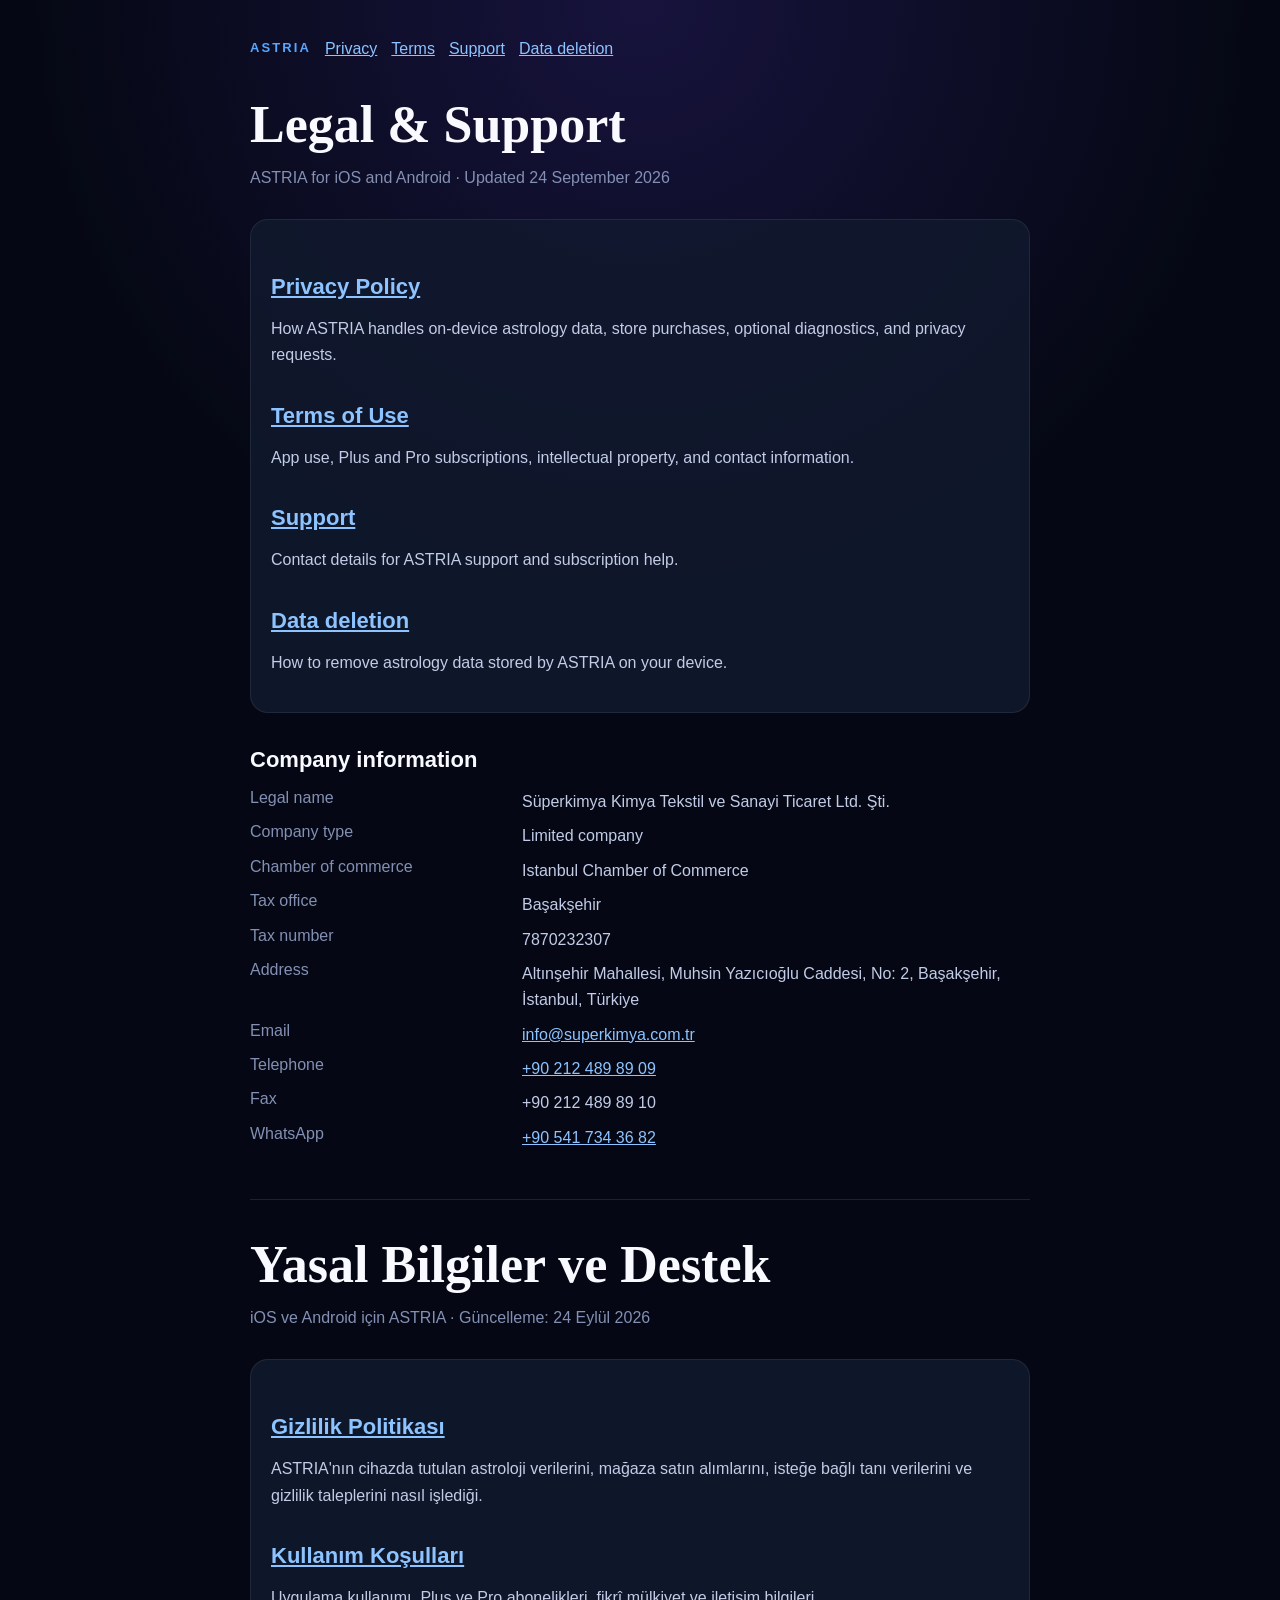
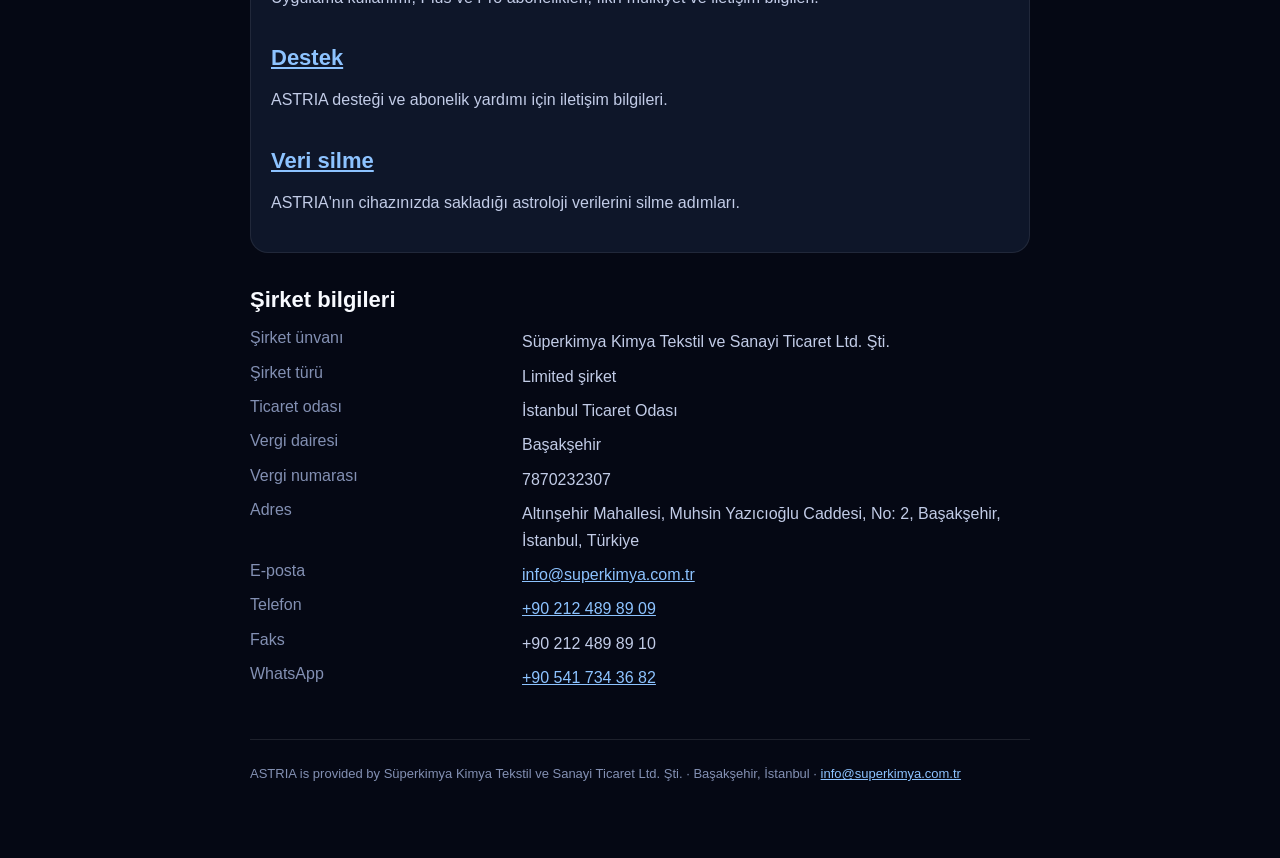
<file: index.html>
<!doctype html>
<html lang="en">
<head>
  <meta charset="utf-8">
  <meta name="viewport" content="width=device-width, initial-scale=1">
  <meta name="color-scheme" content="dark">
  <meta name="description" content="ASTRIA privacy, terms, support, and company information.">
  <title>ASTRIA Legal &amp; Support</title>
  <link rel="stylesheet" href="./site.css">
</head>
<body>
  <main>
    <nav aria-label="Legal navigation">
      <a class="brand" href="./">ASTRIA</a>
      <a href="./privacy.html">Privacy</a>
      <a href="./terms.html">Terms</a>
      <a href="./support.html">Support</a>
      <a href="./delete-account.html">Data deletion</a>
    </nav>
    <h1>Legal &amp; Support</h1>
    <p class="meta">ASTRIA for iOS and Android · Updated 24 September 2026</p>
    <div class="card">
      <h2><a href="./privacy.html">Privacy Policy</a></h2>
      <p>How ASTRIA handles on-device astrology data, store purchases, optional diagnostics, and privacy requests.</p>
      <h2><a href="./terms.html">Terms of Use</a></h2>
      <p>App use, Plus and Pro subscriptions, intellectual property, and contact information.</p>
      <h2><a href="./support.html">Support</a></h2>
      <p>Contact details for ASTRIA support and subscription help.</p>
      <h2><a href="./delete-account.html">Data deletion</a></h2>
      <p>How to remove astrology data stored by ASTRIA on your device.</p>
    </div>
    <h2>Company information</h2>
    <dl class="company">
      <dt>Legal name</dt><dd>Süperkimya Kimya Tekstil ve Sanayi Ticaret Ltd. Şti.</dd>
      <dt>Company type</dt><dd>Limited company</dd>
      <dt>Chamber of commerce</dt><dd>Istanbul Chamber of Commerce</dd>
      <dt>Tax office</dt><dd>Başakşehir</dd>
      <dt>Tax number</dt><dd>7870232307</dd>
      <dt>Address</dt><dd>Altınşehir Mahallesi, Muhsin Yazıcıoğlu Caddesi, No: 2, Başakşehir, İstanbul, Türkiye</dd>
      <dt>Email</dt><dd><a href="mailto:info@superkimya.com.tr">info@superkimya.com.tr</a></dd>
      <dt>Telephone</dt><dd><a href="tel:+902124898909">+90 212 489 89 09</a></dd>
      <dt>Fax</dt><dd>+90 212 489 89 10</dd>
      <dt>WhatsApp</dt><dd><a href="https://wa.me/905417343682">+90 541 734 36 82</a></dd>
    </dl>
    <section class="language" lang="tr">
      <h1>Yasal Bilgiler ve Destek</h1>
      <p class="meta">iOS ve Android için ASTRIA · Güncelleme: 24 Eylül 2026</p>
      <div class="card">
        <h2><a href="./privacy.html">Gizlilik Politikası</a></h2>
        <p>ASTRIA'nın cihazda tutulan astroloji verilerini, mağaza satın alımlarını, isteğe bağlı tanı verilerini ve gizlilik taleplerini nasıl işlediği.</p>
        <h2><a href="./terms.html">Kullanım Koşulları</a></h2>
        <p>Uygulama kullanımı, Plus ve Pro abonelikleri, fikrî mülkiyet ve iletişim bilgileri.</p>
        <h2><a href="./support.html">Destek</a></h2>
        <p>ASTRIA desteği ve abonelik yardımı için iletişim bilgileri.</p>
        <h2><a href="./delete-account.html">Veri silme</a></h2>
        <p>ASTRIA'nın cihazınızda sakladığı astroloji verilerini silme adımları.</p>
      </div>
      <h2>Şirket bilgileri</h2>
      <dl class="company">
        <dt>Şirket ünvanı</dt><dd>Süperkimya Kimya Tekstil ve Sanayi Ticaret Ltd. Şti.</dd>
        <dt>Şirket türü</dt><dd>Limited şirket</dd>
        <dt>Ticaret odası</dt><dd>İstanbul Ticaret Odası</dd>
        <dt>Vergi dairesi</dt><dd>Başakşehir</dd>
        <dt>Vergi numarası</dt><dd>7870232307</dd>
        <dt>Adres</dt><dd>Altınşehir Mahallesi, Muhsin Yazıcıoğlu Caddesi, No: 2, Başakşehir, İstanbul, Türkiye</dd>
        <dt>E-posta</dt><dd><a href="mailto:info@superkimya.com.tr">info@superkimya.com.tr</a></dd>
        <dt>Telefon</dt><dd><a href="tel:+902124898909">+90 212 489 89 09</a></dd>
        <dt>Faks</dt><dd>+90 212 489 89 10</dd>
        <dt>WhatsApp</dt><dd><a href="https://wa.me/905417343682">+90 541 734 36 82</a></dd>
      </dl>
    </section>
    <footer>ASTRIA is provided by Süperkimya Kimya Tekstil ve Sanayi Ticaret Ltd. Şti. · Başakşehir, İstanbul · <a href="mailto:info@superkimya.com.tr">info@superkimya.com.tr</a></footer>
  </main>
</body>
</html>
</file>
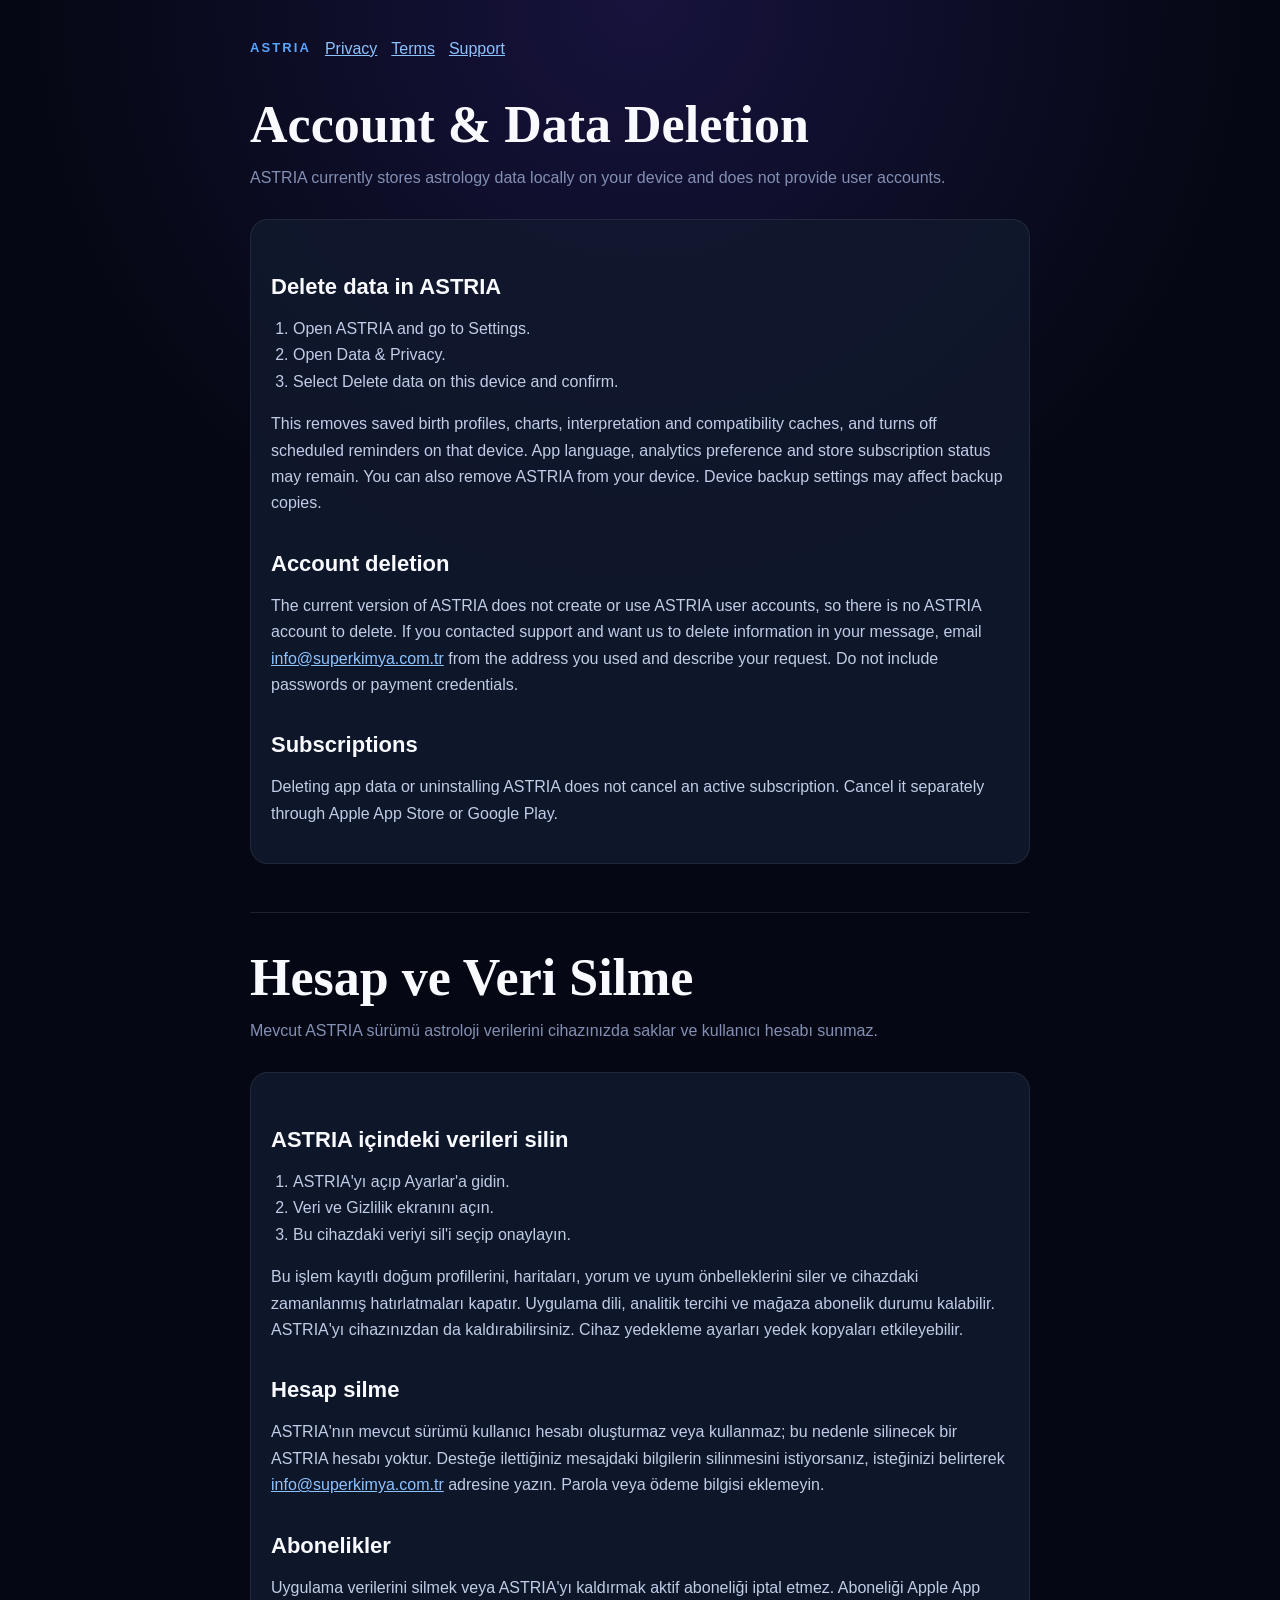
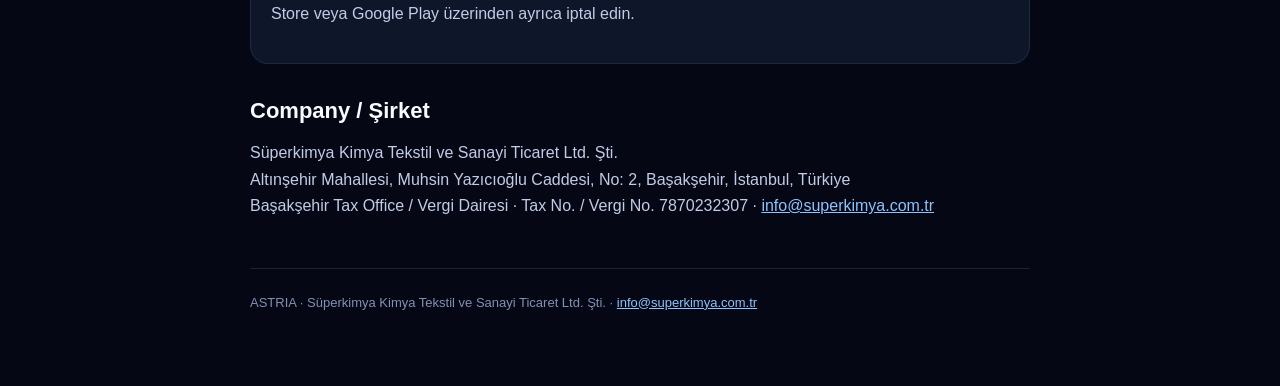
<file: delete-account.html>
<!doctype html>
<html lang="en">
<head>
  <meta charset="utf-8">
  <meta name="viewport" content="width=device-width, initial-scale=1">
  <meta name="color-scheme" content="dark">
  <meta name="description" content="How to delete ASTRIA data stored on your device.">
  <title>Account &amp; Data Deletion / Hesap ve Veri Silme - ASTRIA</title>
  <link rel="stylesheet" href="./site.css">
</head>
<body>
  <main>
    <nav aria-label="Legal navigation">
      <a class="brand" href="./">ASTRIA</a>
      <a href="./privacy.html">Privacy</a>
      <a href="./terms.html">Terms</a>
      <a href="./support.html">Support</a>
    </nav>
    <h1>Account &amp; Data Deletion</h1>
    <p class="meta">ASTRIA currently stores astrology data locally on your device and does not provide user accounts.</p>
    <div class="card">
      <h2>Delete data in ASTRIA</h2>
      <ol>
        <li>Open ASTRIA and go to Settings.</li>
        <li>Open Data &amp; Privacy.</li>
        <li>Select Delete data on this device and confirm.</li>
      </ol>
      <p>This removes saved birth profiles, charts, interpretation and compatibility caches, and turns off scheduled reminders on that device. App language, analytics preference and store subscription status may remain. You can also remove ASTRIA from your device. Device backup settings may affect backup copies.</p>
      <h2>Account deletion</h2>
      <p>The current version of ASTRIA does not create or use ASTRIA user accounts, so there is no ASTRIA account to delete. If you contacted support and want us to delete information in your message, email <a href="mailto:info@superkimya.com.tr?subject=ASTRIA%20privacy%20request">info@superkimya.com.tr</a> from the address you used and describe your request. Do not include passwords or payment credentials.</p>
      <h2>Subscriptions</h2>
      <p>Deleting app data or uninstalling ASTRIA does not cancel an active subscription. Cancel it separately through Apple App Store or Google Play.</p>
    </div>
    <section class="language" lang="tr">
      <h1>Hesap ve Veri Silme</h1>
      <p class="meta">Mevcut ASTRIA sürümü astroloji verilerini cihazınızda saklar ve kullanıcı hesabı sunmaz.</p>
      <div class="card">
        <h2>ASTRIA içindeki verileri silin</h2>
        <ol>
          <li>ASTRIA'yı açıp Ayarlar'a gidin.</li>
          <li>Veri ve Gizlilik ekranını açın.</li>
          <li>Bu cihazdaki veriyi sil'i seçip onaylayın.</li>
        </ol>
        <p>Bu işlem kayıtlı doğum profillerini, haritaları, yorum ve uyum önbelleklerini siler ve cihazdaki zamanlanmış hatırlatmaları kapatır. Uygulama dili, analitik tercihi ve mağaza abonelik durumu kalabilir. ASTRIA'yı cihazınızdan da kaldırabilirsiniz. Cihaz yedekleme ayarları yedek kopyaları etkileyebilir.</p>
        <h2>Hesap silme</h2>
        <p>ASTRIA'nın mevcut sürümü kullanıcı hesabı oluşturmaz veya kullanmaz; bu nedenle silinecek bir ASTRIA hesabı yoktur. Desteğe ilettiğiniz mesajdaki bilgilerin silinmesini istiyorsanız, isteğinizi belirterek <a href="mailto:info@superkimya.com.tr?subject=ASTRIA%20gizlilik%20talebi">info@superkimya.com.tr</a> adresine yazın. Parola veya ödeme bilgisi eklemeyin.</p>
        <h2>Abonelikler</h2>
        <p>Uygulama verilerini silmek veya ASTRIA'yı kaldırmak aktif aboneliği iptal etmez. Aboneliği Apple App Store veya Google Play üzerinden ayrıca iptal edin.</p>
      </div>
    </section>
    <h2>Company / Şirket</h2>
    <p>Süperkimya Kimya Tekstil ve Sanayi Ticaret Ltd. Şti.<br>Altınşehir Mahallesi, Muhsin Yazıcıoğlu Caddesi, No: 2, Başakşehir, İstanbul, Türkiye<br>Başakşehir Tax Office / Vergi Dairesi · Tax No. / Vergi No. 7870232307 · <a href="mailto:info@superkimya.com.tr">info@superkimya.com.tr</a></p>
    <footer>ASTRIA · Süperkimya Kimya Tekstil ve Sanayi Ticaret Ltd. Şti. · <a href="mailto:info@superkimya.com.tr">info@superkimya.com.tr</a></footer>
  </main>
</body>
</html>
</file>
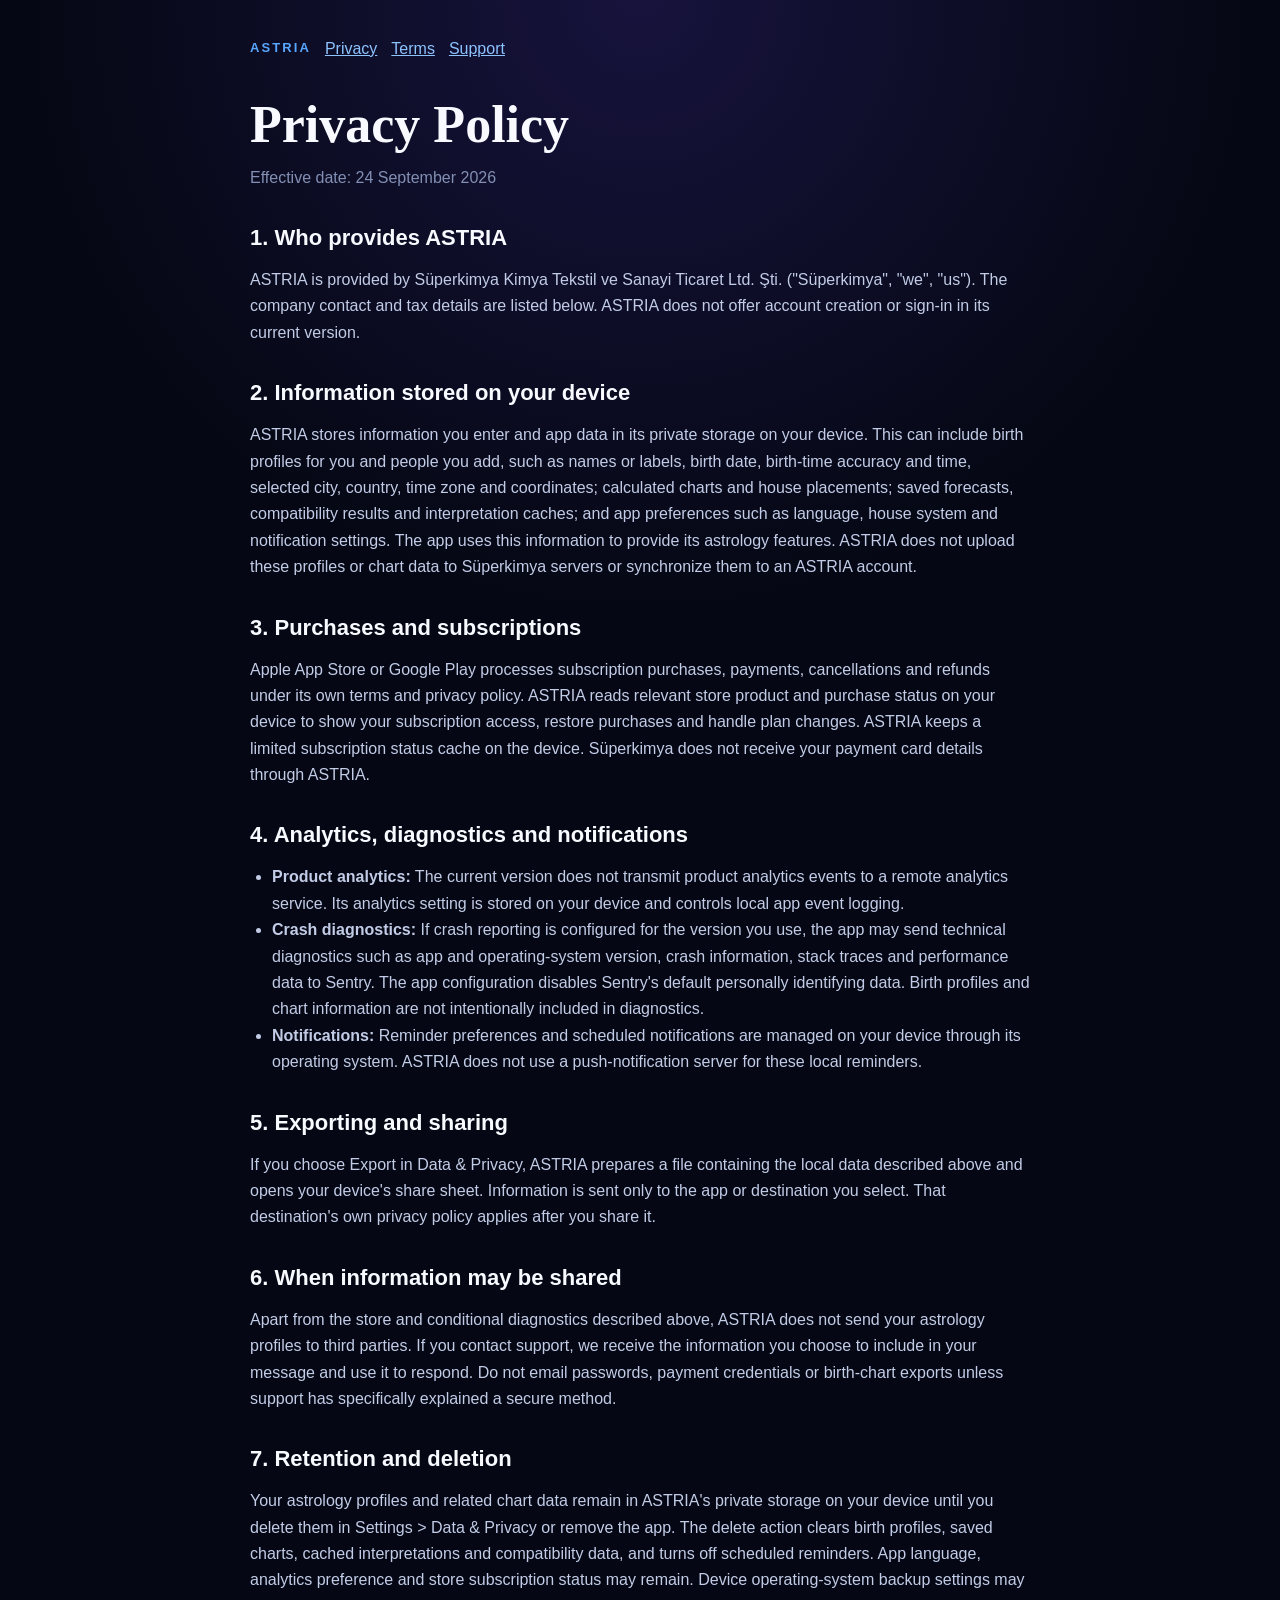
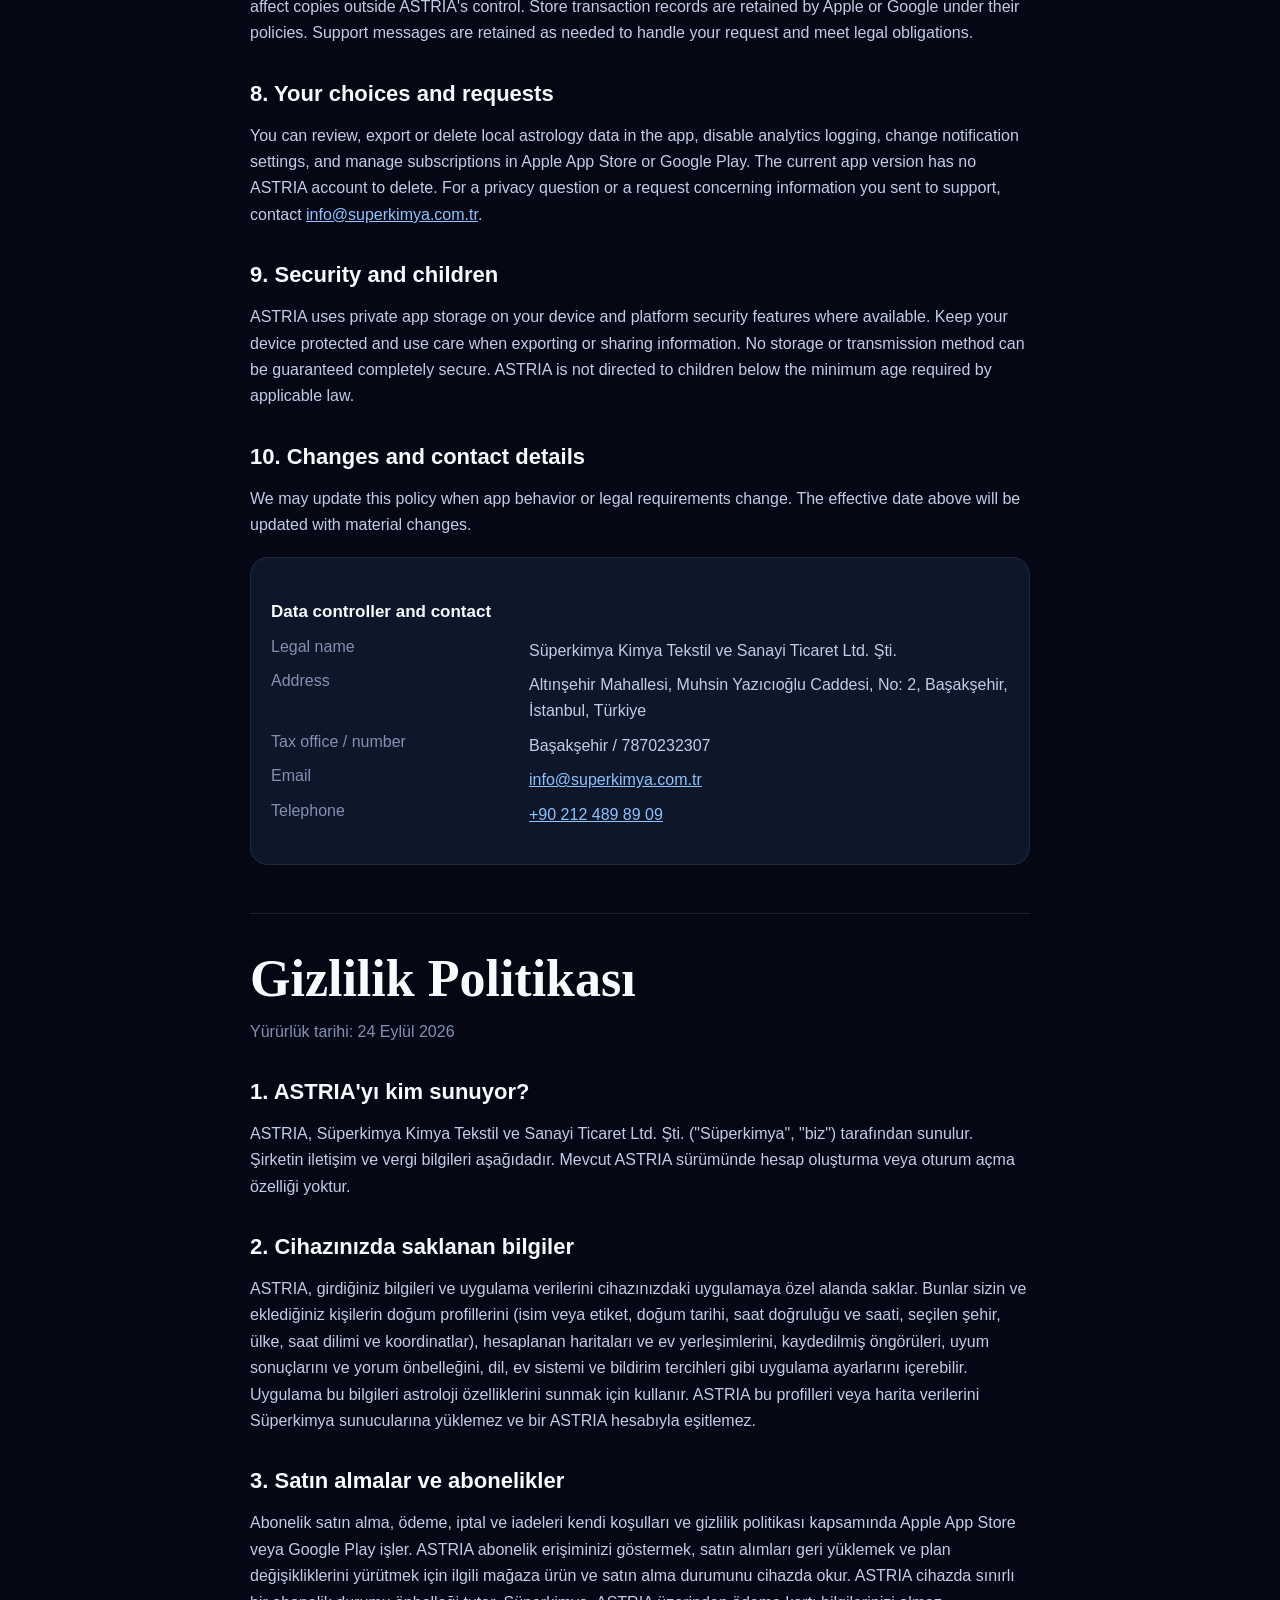
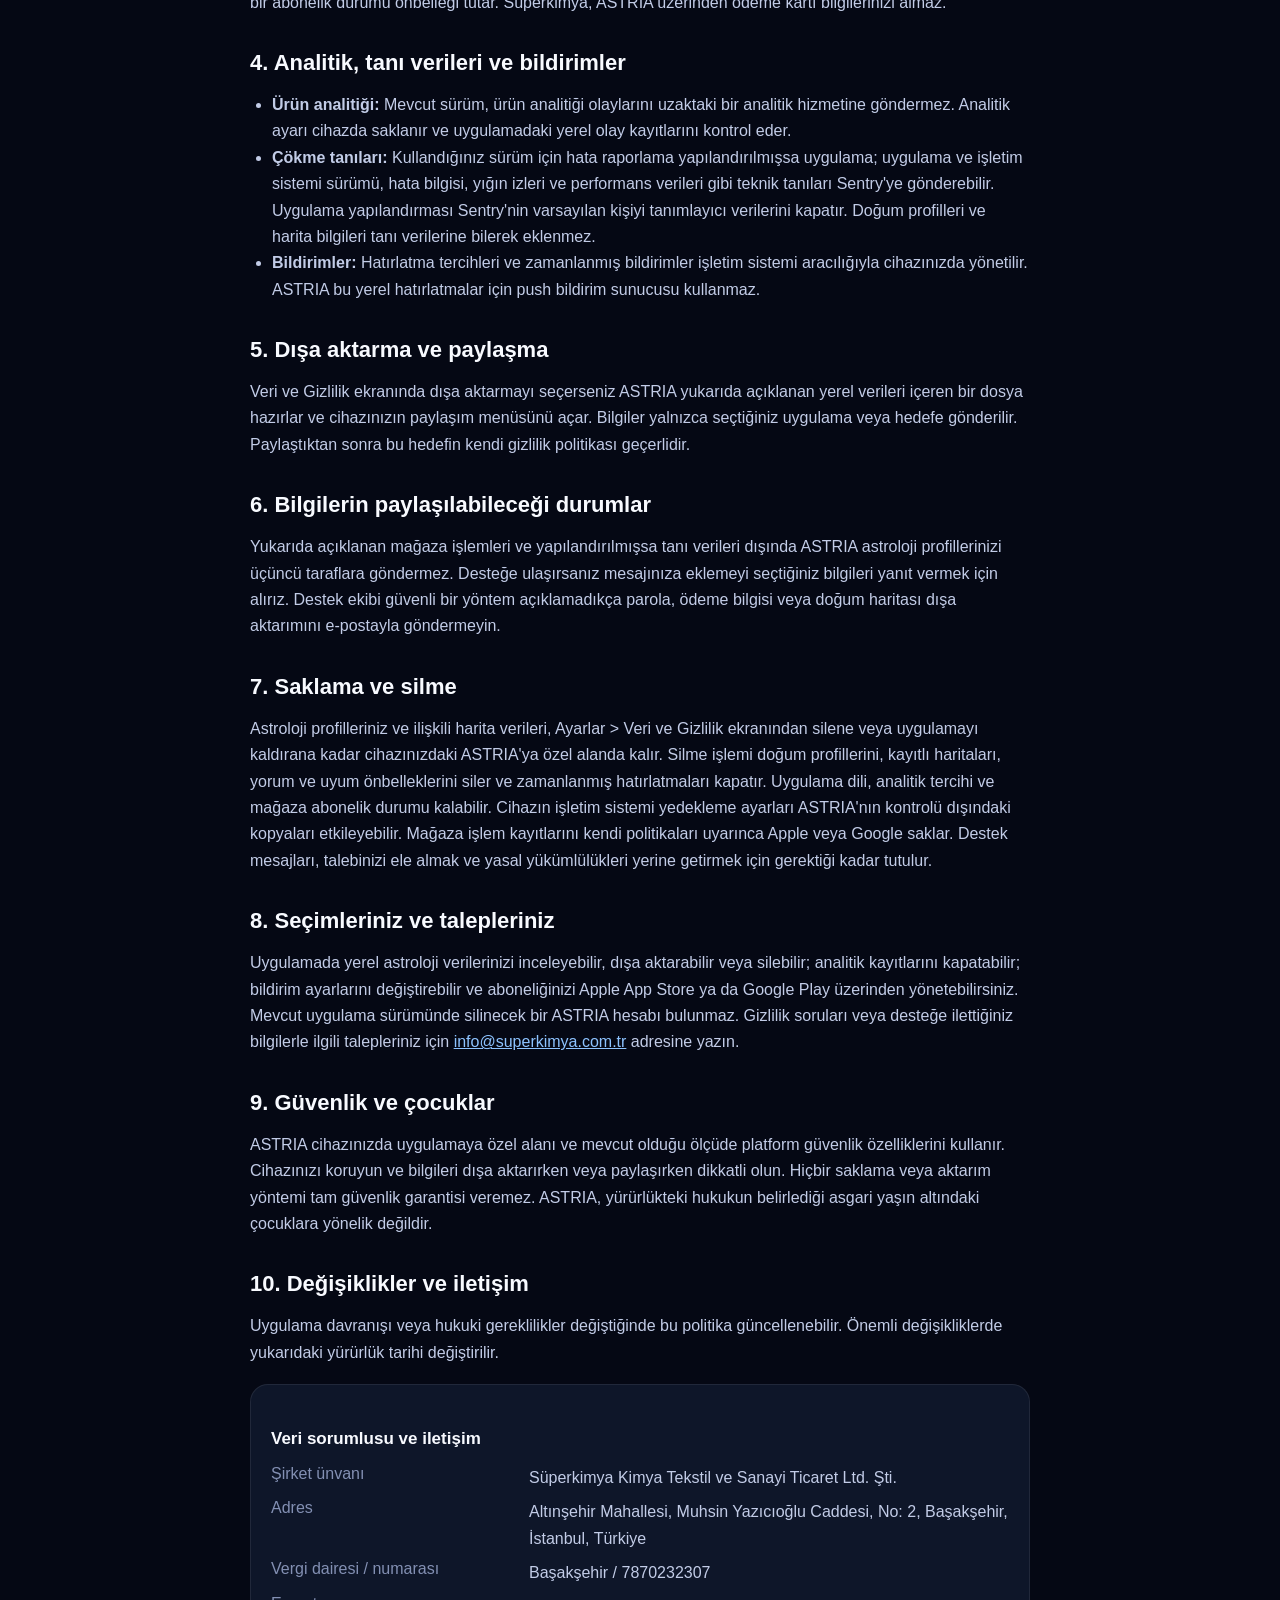
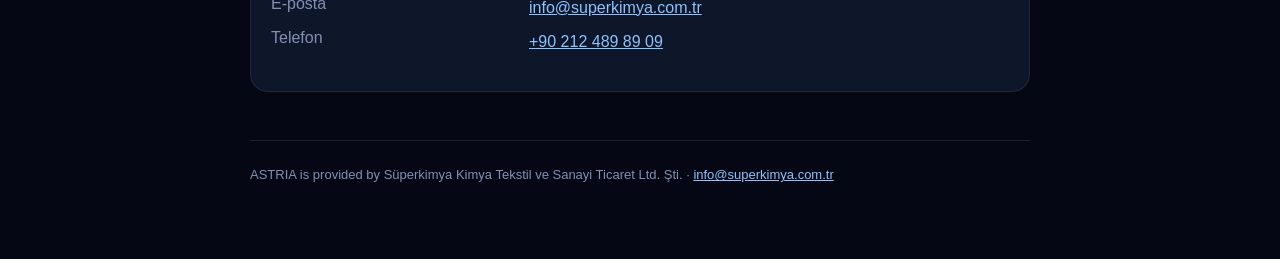
<file: privacy.html>
<!doctype html>
<html lang="en">
<head>
  <meta charset="utf-8">
  <meta name="viewport" content="width=device-width, initial-scale=1">
  <meta name="color-scheme" content="dark">
  <meta name="description" content="ASTRIA privacy policy for iOS and Android.">
  <title>Privacy Policy / Gizlilik Politikası - ASTRIA</title>
  <link rel="stylesheet" href="./site.css">
</head>
<body>
  <main>
    <nav aria-label="Legal navigation">
      <a class="brand" href="./">ASTRIA</a>
      <a href="./privacy.html">Privacy</a>
      <a href="./terms.html">Terms</a>
      <a href="./support.html">Support</a>
    </nav>
    <h1>Privacy Policy</h1>
    <p class="meta">Effective date: 24 September 2026</p>
    <h2>1. Who provides ASTRIA</h2>
    <p>ASTRIA is provided by Süperkimya Kimya Tekstil ve Sanayi Ticaret Ltd. Şti. ("Süperkimya", "we", "us"). The company contact and tax details are listed below. ASTRIA does not offer account creation or sign-in in its current version.</p>
    <h2>2. Information stored on your device</h2>
    <p>ASTRIA stores information you enter and app data in its private storage on your device. This can include birth profiles for you and people you add, such as names or labels, birth date, birth-time accuracy and time, selected city, country, time zone and coordinates; calculated charts and house placements; saved forecasts, compatibility results and interpretation caches; and app preferences such as language, house system and notification settings. The app uses this information to provide its astrology features. ASTRIA does not upload these profiles or chart data to Süperkimya servers or synchronize them to an ASTRIA account.</p>
    <h2>3. Purchases and subscriptions</h2>
    <p>Apple App Store or Google Play processes subscription purchases, payments, cancellations and refunds under its own terms and privacy policy. ASTRIA reads relevant store product and purchase status on your device to show your subscription access, restore purchases and handle plan changes. ASTRIA keeps a limited subscription status cache on the device. Süperkimya does not receive your payment card details through ASTRIA.</p>
    <h2>4. Analytics, diagnostics and notifications</h2>
    <ul>
      <li><strong>Product analytics:</strong> The current version does not transmit product analytics events to a remote analytics service. Its analytics setting is stored on your device and controls local app event logging.</li>
      <li><strong>Crash diagnostics:</strong> If crash reporting is configured for the version you use, the app may send technical diagnostics such as app and operating-system version, crash information, stack traces and performance data to Sentry. The app configuration disables Sentry's default personally identifying data. Birth profiles and chart information are not intentionally included in diagnostics.</li>
      <li><strong>Notifications:</strong> Reminder preferences and scheduled notifications are managed on your device through its operating system. ASTRIA does not use a push-notification server for these local reminders.</li>
    </ul>
    <h2>5. Exporting and sharing</h2>
    <p>If you choose Export in Data &amp; Privacy, ASTRIA prepares a file containing the local data described above and opens your device's share sheet. Information is sent only to the app or destination you select. That destination's own privacy policy applies after you share it.</p>
    <h2>6. When information may be shared</h2>
    <p>Apart from the store and conditional diagnostics described above, ASTRIA does not send your astrology profiles to third parties. If you contact support, we receive the information you choose to include in your message and use it to respond. Do not email passwords, payment credentials or birth-chart exports unless support has specifically explained a secure method.</p>
    <h2>7. Retention and deletion</h2>
    <p>Your astrology profiles and related chart data remain in ASTRIA's private storage on your device until you delete them in Settings &gt; Data &amp; Privacy or remove the app. The delete action clears birth profiles, saved charts, cached interpretations and compatibility data, and turns off scheduled reminders. App language, analytics preference and store subscription status may remain. Device operating-system backup settings may affect copies outside ASTRIA's control. Store transaction records are retained by Apple or Google under their policies. Support messages are retained as needed to handle your request and meet legal obligations.</p>
    <h2>8. Your choices and requests</h2>
    <p>You can review, export or delete local astrology data in the app, disable analytics logging, change notification settings, and manage subscriptions in Apple App Store or Google Play. The current app version has no ASTRIA account to delete. For a privacy question or a request concerning information you sent to support, contact <a href="mailto:info@superkimya.com.tr">info@superkimya.com.tr</a>.</p>
    <h2>9. Security and children</h2>
    <p>ASTRIA uses private app storage on your device and platform security features where available. Keep your device protected and use care when exporting or sharing information. No storage or transmission method can be guaranteed completely secure. ASTRIA is not directed to children below the minimum age required by applicable law.</p>
    <h2>10. Changes and contact details</h2>
    <p>We may update this policy when app behavior or legal requirements change. The effective date above will be updated with material changes.</p>
    <div class="card">
      <h3>Data controller and contact</h3>
      <dl class="company">
        <dt>Legal name</dt><dd>Süperkimya Kimya Tekstil ve Sanayi Ticaret Ltd. Şti.</dd>
        <dt>Address</dt><dd>Altınşehir Mahallesi, Muhsin Yazıcıoğlu Caddesi, No: 2, Başakşehir, İstanbul, Türkiye</dd>
        <dt>Tax office / number</dt><dd>Başakşehir / 7870232307</dd>
        <dt>Email</dt><dd><a href="mailto:info@superkimya.com.tr">info@superkimya.com.tr</a></dd>
        <dt>Telephone</dt><dd><a href="tel:+902124898909">+90 212 489 89 09</a></dd>
      </dl>
    </div>

    <section class="language" lang="tr">
      <h1>Gizlilik Politikası</h1>
      <p class="meta">Yürürlük tarihi: 24 Eylül 2026</p>
      <h2>1. ASTRIA'yı kim sunuyor?</h2>
      <p>ASTRIA, Süperkimya Kimya Tekstil ve Sanayi Ticaret Ltd. Şti. ("Süperkimya", "biz") tarafından sunulur. Şirketin iletişim ve vergi bilgileri aşağıdadır. Mevcut ASTRIA sürümünde hesap oluşturma veya oturum açma özelliği yoktur.</p>
      <h2>2. Cihazınızda saklanan bilgiler</h2>
      <p>ASTRIA, girdiğiniz bilgileri ve uygulama verilerini cihazınızdaki uygulamaya özel alanda saklar. Bunlar sizin ve eklediğiniz kişilerin doğum profillerini (isim veya etiket, doğum tarihi, saat doğruluğu ve saati, seçilen şehir, ülke, saat dilimi ve koordinatlar), hesaplanan haritaları ve ev yerleşimlerini, kaydedilmiş öngörüleri, uyum sonuçlarını ve yorum önbelleğini, dil, ev sistemi ve bildirim tercihleri gibi uygulama ayarlarını içerebilir. Uygulama bu bilgileri astroloji özelliklerini sunmak için kullanır. ASTRIA bu profilleri veya harita verilerini Süperkimya sunucularına yüklemez ve bir ASTRIA hesabıyla eşitlemez.</p>
      <h2>3. Satın almalar ve abonelikler</h2>
      <p>Abonelik satın alma, ödeme, iptal ve iadeleri kendi koşulları ve gizlilik politikası kapsamında Apple App Store veya Google Play işler. ASTRIA abonelik erişiminizi göstermek, satın alımları geri yüklemek ve plan değişikliklerini yürütmek için ilgili mağaza ürün ve satın alma durumunu cihazda okur. ASTRIA cihazda sınırlı bir abonelik durumu önbelleği tutar. Süperkimya, ASTRIA üzerinden ödeme kartı bilgilerinizi almaz.</p>
      <h2>4. Analitik, tanı verileri ve bildirimler</h2>
      <ul>
        <li><strong>Ürün analitiği:</strong> Mevcut sürüm, ürün analitiği olaylarını uzaktaki bir analitik hizmetine göndermez. Analitik ayarı cihazda saklanır ve uygulamadaki yerel olay kayıtlarını kontrol eder.</li>
        <li><strong>Çökme tanıları:</strong> Kullandığınız sürüm için hata raporlama yapılandırılmışsa uygulama; uygulama ve işletim sistemi sürümü, hata bilgisi, yığın izleri ve performans verileri gibi teknik tanıları Sentry'ye gönderebilir. Uygulama yapılandırması Sentry'nin varsayılan kişiyi tanımlayıcı verilerini kapatır. Doğum profilleri ve harita bilgileri tanı verilerine bilerek eklenmez.</li>
        <li><strong>Bildirimler:</strong> Hatırlatma tercihleri ve zamanlanmış bildirimler işletim sistemi aracılığıyla cihazınızda yönetilir. ASTRIA bu yerel hatırlatmalar için push bildirim sunucusu kullanmaz.</li>
      </ul>
      <h2>5. Dışa aktarma ve paylaşma</h2>
      <p>Veri ve Gizlilik ekranında dışa aktarmayı seçerseniz ASTRIA yukarıda açıklanan yerel verileri içeren bir dosya hazırlar ve cihazınızın paylaşım menüsünü açar. Bilgiler yalnızca seçtiğiniz uygulama veya hedefe gönderilir. Paylaştıktan sonra bu hedefin kendi gizlilik politikası geçerlidir.</p>
      <h2>6. Bilgilerin paylaşılabileceği durumlar</h2>
      <p>Yukarıda açıklanan mağaza işlemleri ve yapılandırılmışsa tanı verileri dışında ASTRIA astroloji profillerinizi üçüncü taraflara göndermez. Desteğe ulaşırsanız mesajınıza eklemeyi seçtiğiniz bilgileri yanıt vermek için alırız. Destek ekibi güvenli bir yöntem açıklamadıkça parola, ödeme bilgisi veya doğum haritası dışa aktarımını e-postayla göndermeyin.</p>
      <h2>7. Saklama ve silme</h2>
      <p>Astroloji profilleriniz ve ilişkili harita verileri, Ayarlar &gt; Veri ve Gizlilik ekranından silene veya uygulamayı kaldırana kadar cihazınızdaki ASTRIA'ya özel alanda kalır. Silme işlemi doğum profillerini, kayıtlı haritaları, yorum ve uyum önbelleklerini siler ve zamanlanmış hatırlatmaları kapatır. Uygulama dili, analitik tercihi ve mağaza abonelik durumu kalabilir. Cihazın işletim sistemi yedekleme ayarları ASTRIA'nın kontrolü dışındaki kopyaları etkileyebilir. Mağaza işlem kayıtlarını kendi politikaları uyarınca Apple veya Google saklar. Destek mesajları, talebinizi ele almak ve yasal yükümlülükleri yerine getirmek için gerektiği kadar tutulur.</p>
      <h2>8. Seçimleriniz ve talepleriniz</h2>
      <p>Uygulamada yerel astroloji verilerinizi inceleyebilir, dışa aktarabilir veya silebilir; analitik kayıtlarını kapatabilir; bildirim ayarlarını değiştirebilir ve aboneliğinizi Apple App Store ya da Google Play üzerinden yönetebilirsiniz. Mevcut uygulama sürümünde silinecek bir ASTRIA hesabı bulunmaz. Gizlilik soruları veya desteğe ilettiğiniz bilgilerle ilgili talepleriniz için <a href="mailto:info@superkimya.com.tr">info@superkimya.com.tr</a> adresine yazın.</p>
      <h2>9. Güvenlik ve çocuklar</h2>
      <p>ASTRIA cihazınızda uygulamaya özel alanı ve mevcut olduğu ölçüde platform güvenlik özelliklerini kullanır. Cihazınızı koruyun ve bilgileri dışa aktarırken veya paylaşırken dikkatli olun. Hiçbir saklama veya aktarım yöntemi tam güvenlik garantisi veremez. ASTRIA, yürürlükteki hukukun belirlediği asgari yaşın altındaki çocuklara yönelik değildir.</p>
      <h2>10. Değişiklikler ve iletişim</h2>
      <p>Uygulama davranışı veya hukuki gereklilikler değiştiğinde bu politika güncellenebilir. Önemli değişikliklerde yukarıdaki yürürlük tarihi değiştirilir.</p>
      <div class="card">
        <h3>Veri sorumlusu ve iletişim</h3>
        <dl class="company">
          <dt>Şirket ünvanı</dt><dd>Süperkimya Kimya Tekstil ve Sanayi Ticaret Ltd. Şti.</dd>
          <dt>Adres</dt><dd>Altınşehir Mahallesi, Muhsin Yazıcıoğlu Caddesi, No: 2, Başakşehir, İstanbul, Türkiye</dd>
          <dt>Vergi dairesi / numarası</dt><dd>Başakşehir / 7870232307</dd>
          <dt>E-posta</dt><dd><a href="mailto:info@superkimya.com.tr">info@superkimya.com.tr</a></dd>
          <dt>Telefon</dt><dd><a href="tel:+902124898909">+90 212 489 89 09</a></dd>
        </dl>
      </div>
    </section>
    <footer>ASTRIA is provided by Süperkimya Kimya Tekstil ve Sanayi Ticaret Ltd. Şti. · <a href="mailto:info@superkimya.com.tr">info@superkimya.com.tr</a></footer>
  </main>
</body>
</html>
</file>
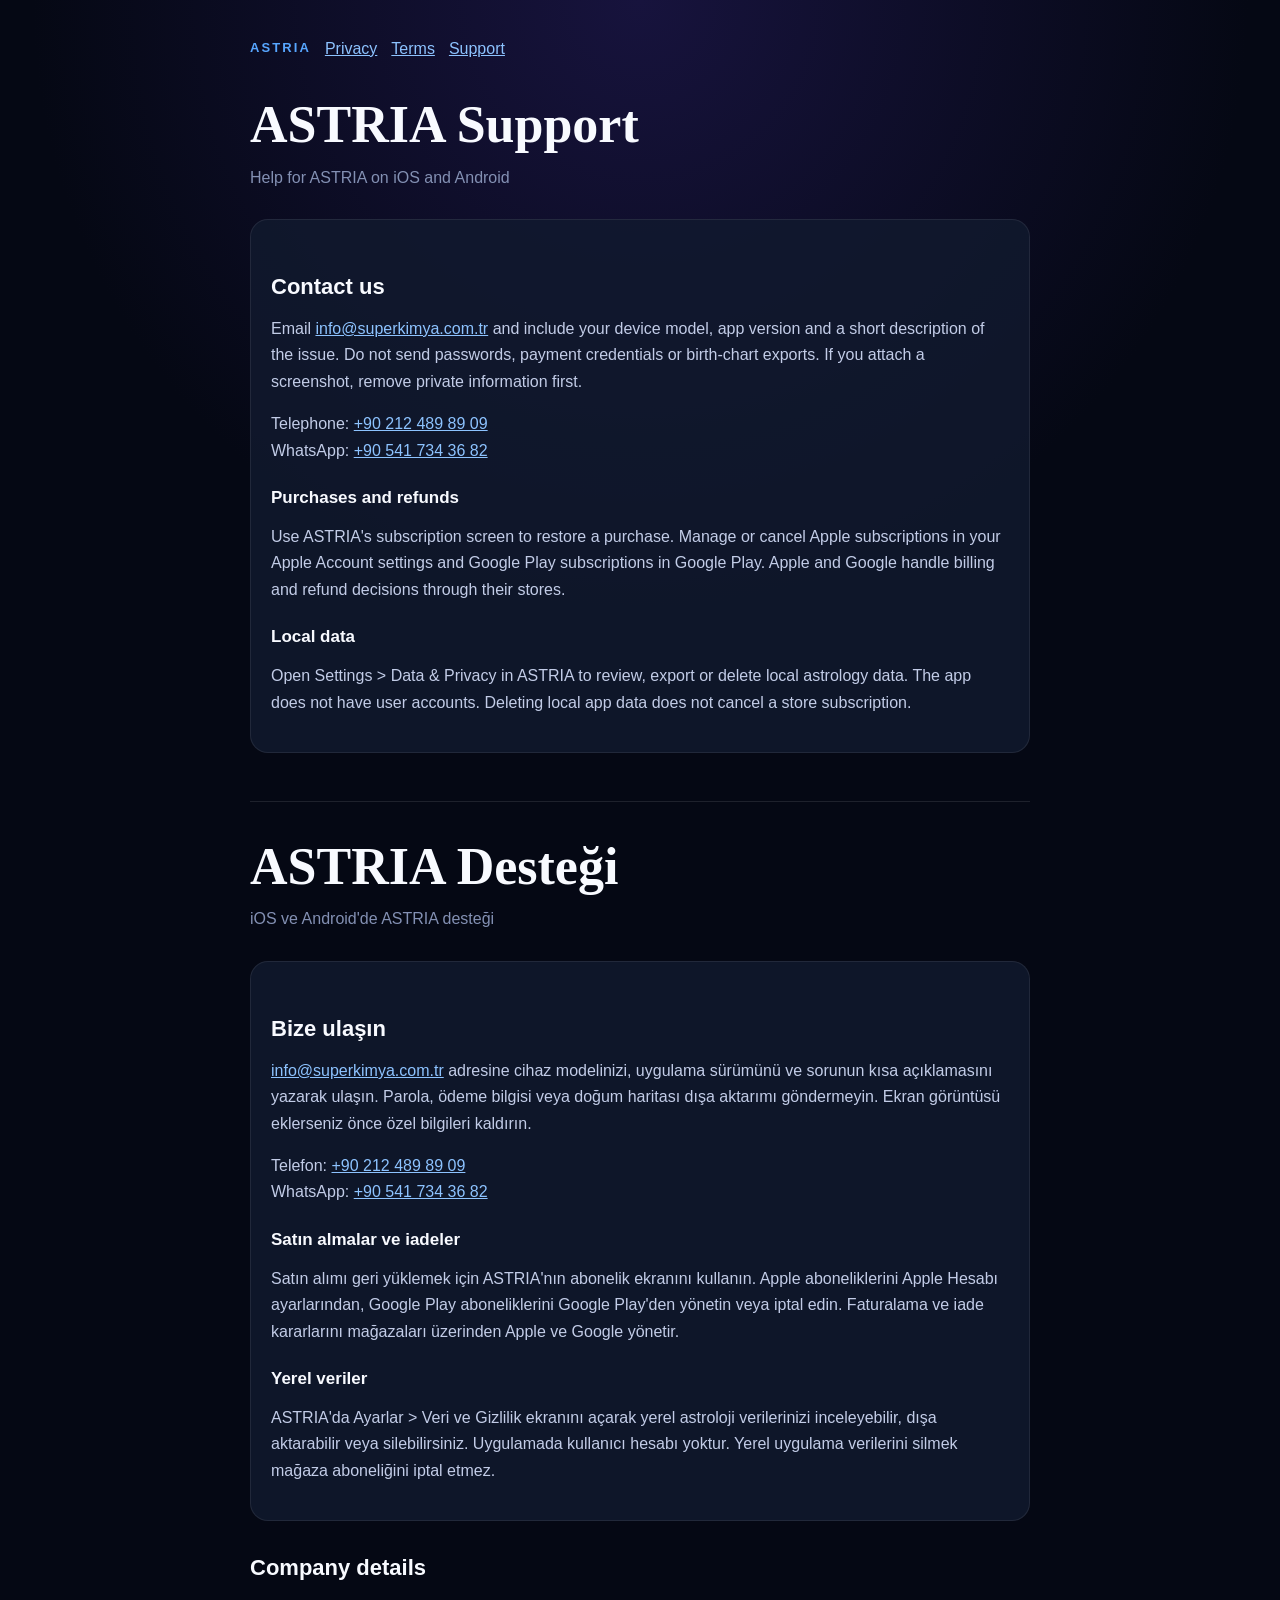
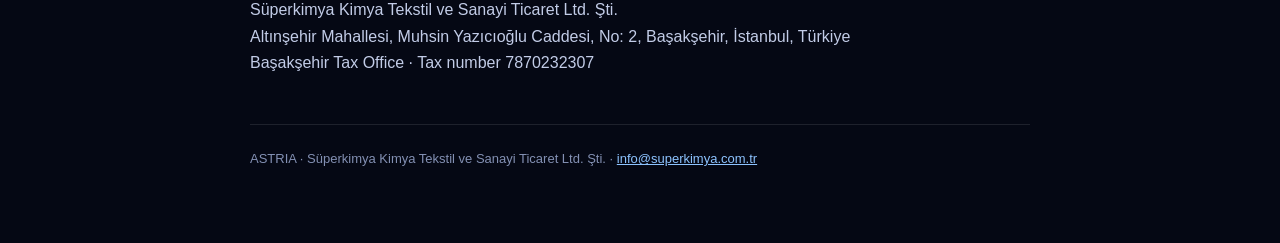
<file: support.html>
<!doctype html>
<html lang="en">
<head>
  <meta charset="utf-8">
  <meta name="viewport" content="width=device-width, initial-scale=1">
  <meta name="color-scheme" content="dark">
  <meta name="description" content="Contact ASTRIA support.">
  <title>Support / Destek - ASTRIA</title>
  <link rel="stylesheet" href="./site.css">
</head>
<body>
  <main>
    <nav aria-label="Legal navigation">
      <a class="brand" href="./">ASTRIA</a>
      <a href="./privacy.html">Privacy</a>
      <a href="./terms.html">Terms</a>
      <a href="./support.html">Support</a>
    </nav>
    <h1>ASTRIA Support</h1>
    <p class="meta">Help for ASTRIA on iOS and Android</p>
    <div class="card">
      <h2>Contact us</h2>
      <p>Email <a href="mailto:info@superkimya.com.tr">info@superkimya.com.tr</a> and include your device model, app version and a short description of the issue. Do not send passwords, payment credentials or birth-chart exports. If you attach a screenshot, remove private information first.</p>
      <p>Telephone: <a href="tel:+902124898909">+90 212 489 89 09</a><br>WhatsApp: <a href="https://wa.me/905417343682">+90 541 734 36 82</a></p>
      <h3>Purchases and refunds</h3>
      <p>Use ASTRIA's subscription screen to restore a purchase. Manage or cancel Apple subscriptions in your Apple Account settings and Google Play subscriptions in Google Play. Apple and Google handle billing and refund decisions through their stores.</p>
      <h3>Local data</h3>
      <p>Open Settings &gt; Data &amp; Privacy in ASTRIA to review, export or delete local astrology data. The app does not have user accounts. Deleting local app data does not cancel a store subscription.</p>
    </div>
    <section class="language" lang="tr">
      <h1>ASTRIA Desteği</h1>
      <p class="meta">iOS ve Android'de ASTRIA desteği</p>
      <div class="card">
        <h2>Bize ulaşın</h2>
        <p><a href="mailto:info@superkimya.com.tr">info@superkimya.com.tr</a> adresine cihaz modelinizi, uygulama sürümünü ve sorunun kısa açıklamasını yazarak ulaşın. Parola, ödeme bilgisi veya doğum haritası dışa aktarımı göndermeyin. Ekran görüntüsü eklerseniz önce özel bilgileri kaldırın.</p>
        <p>Telefon: <a href="tel:+902124898909">+90 212 489 89 09</a><br>WhatsApp: <a href="https://wa.me/905417343682">+90 541 734 36 82</a></p>
        <h3>Satın almalar ve iadeler</h3>
        <p>Satın alımı geri yüklemek için ASTRIA'nın abonelik ekranını kullanın. Apple aboneliklerini Apple Hesabı ayarlarından, Google Play aboneliklerini Google Play'den yönetin veya iptal edin. Faturalama ve iade kararlarını mağazaları üzerinden Apple ve Google yönetir.</p>
        <h3>Yerel veriler</h3>
        <p>ASTRIA'da Ayarlar &gt; Veri ve Gizlilik ekranını açarak yerel astroloji verilerinizi inceleyebilir, dışa aktarabilir veya silebilirsiniz. Uygulamada kullanıcı hesabı yoktur. Yerel uygulama verilerini silmek mağaza aboneliğini iptal etmez.</p>
      </div>
    </section>
    <h2>Company details</h2>
    <p>Süperkimya Kimya Tekstil ve Sanayi Ticaret Ltd. Şti.<br>Altınşehir Mahallesi, Muhsin Yazıcıoğlu Caddesi, No: 2, Başakşehir, İstanbul, Türkiye<br>Başakşehir Tax Office · Tax number 7870232307</p>
    <footer>ASTRIA · Süperkimya Kimya Tekstil ve Sanayi Ticaret Ltd. Şti. · <a href="mailto:info@superkimya.com.tr">info@superkimya.com.tr</a></footer>
  </main>
</body>
</html>
</file>
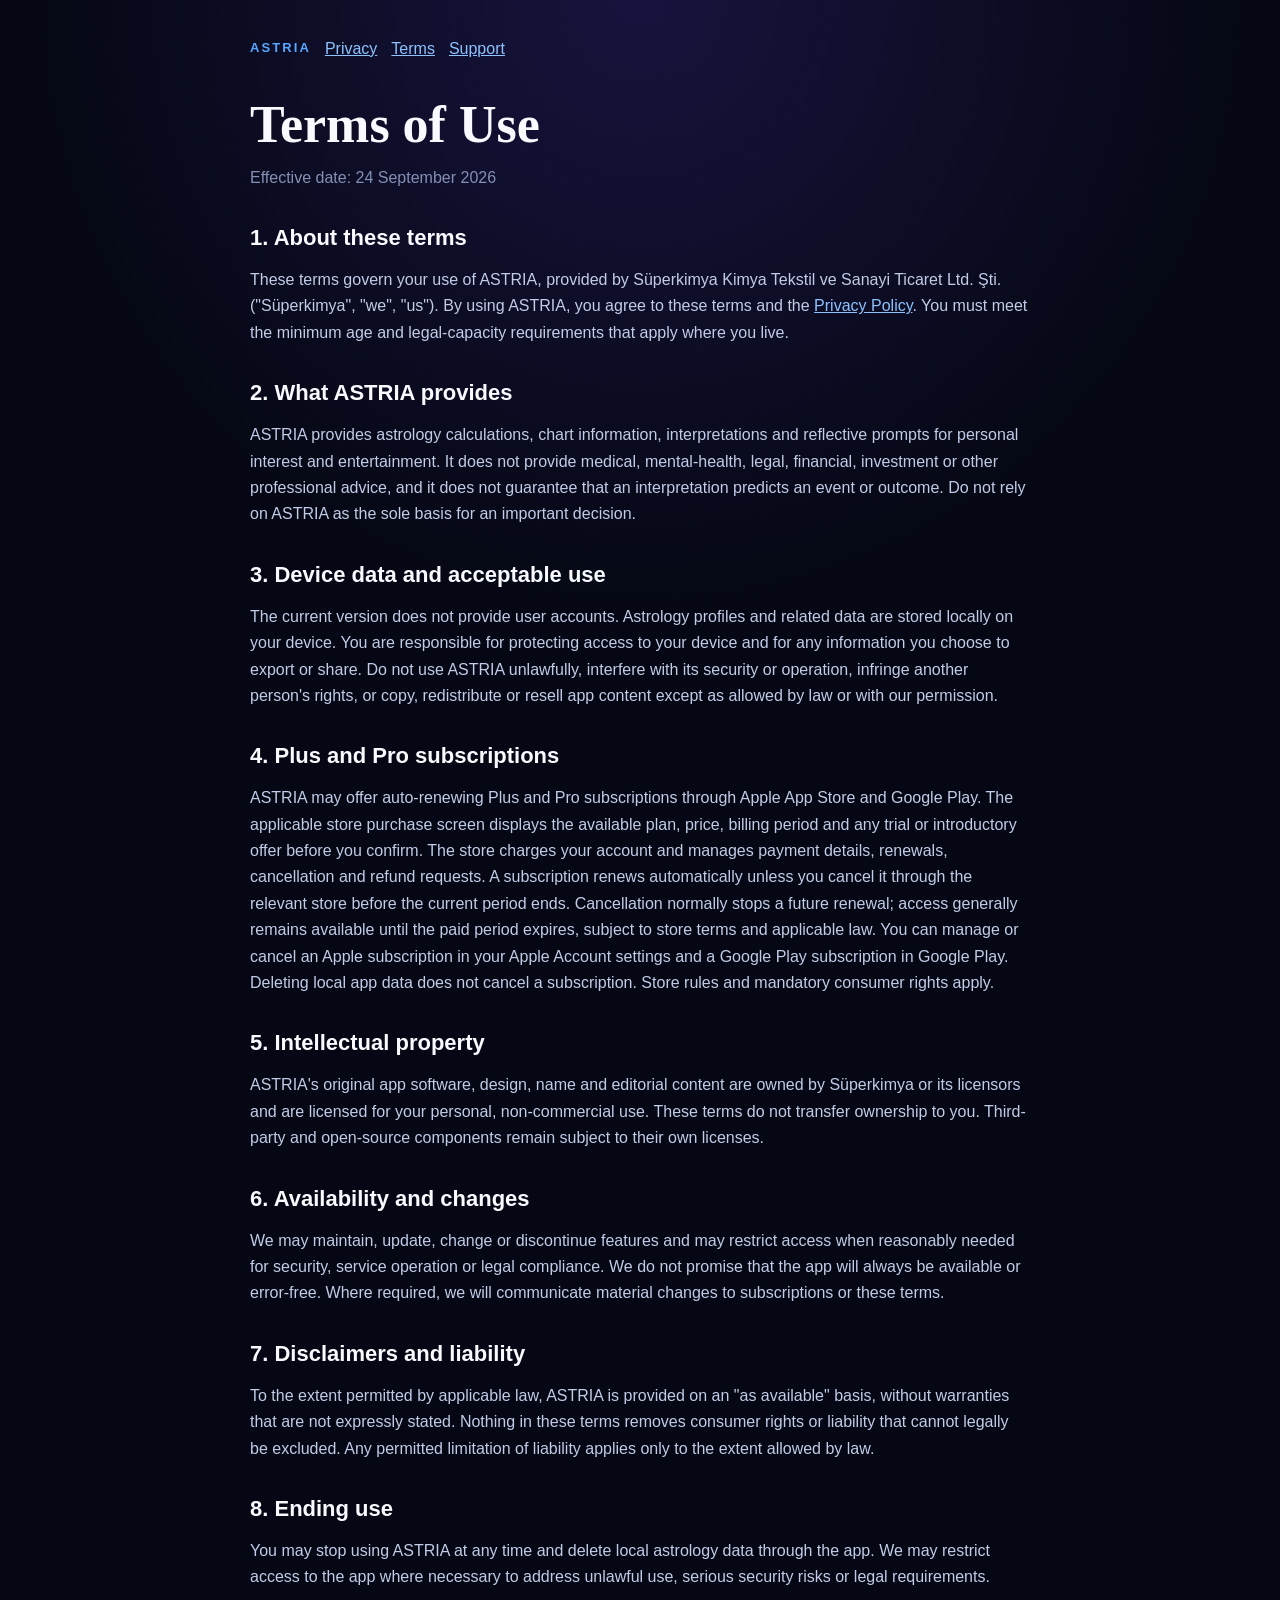
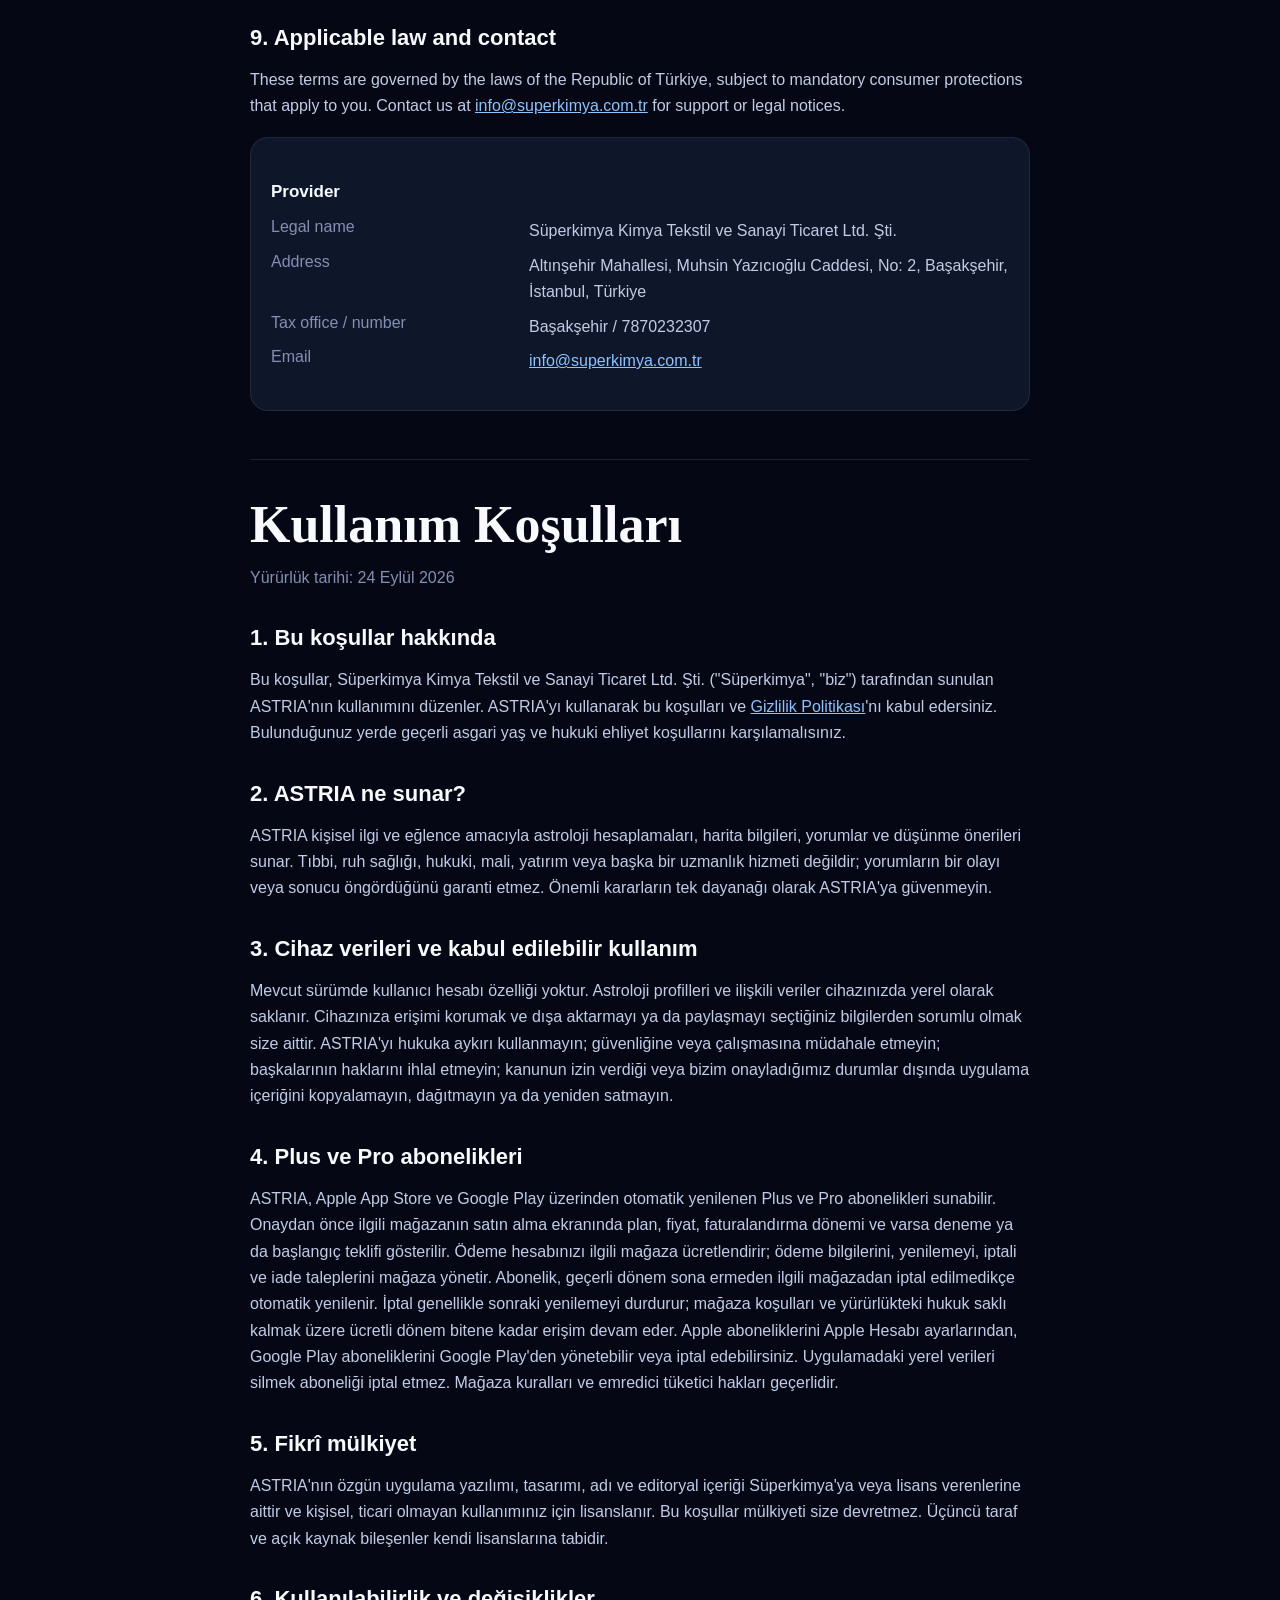
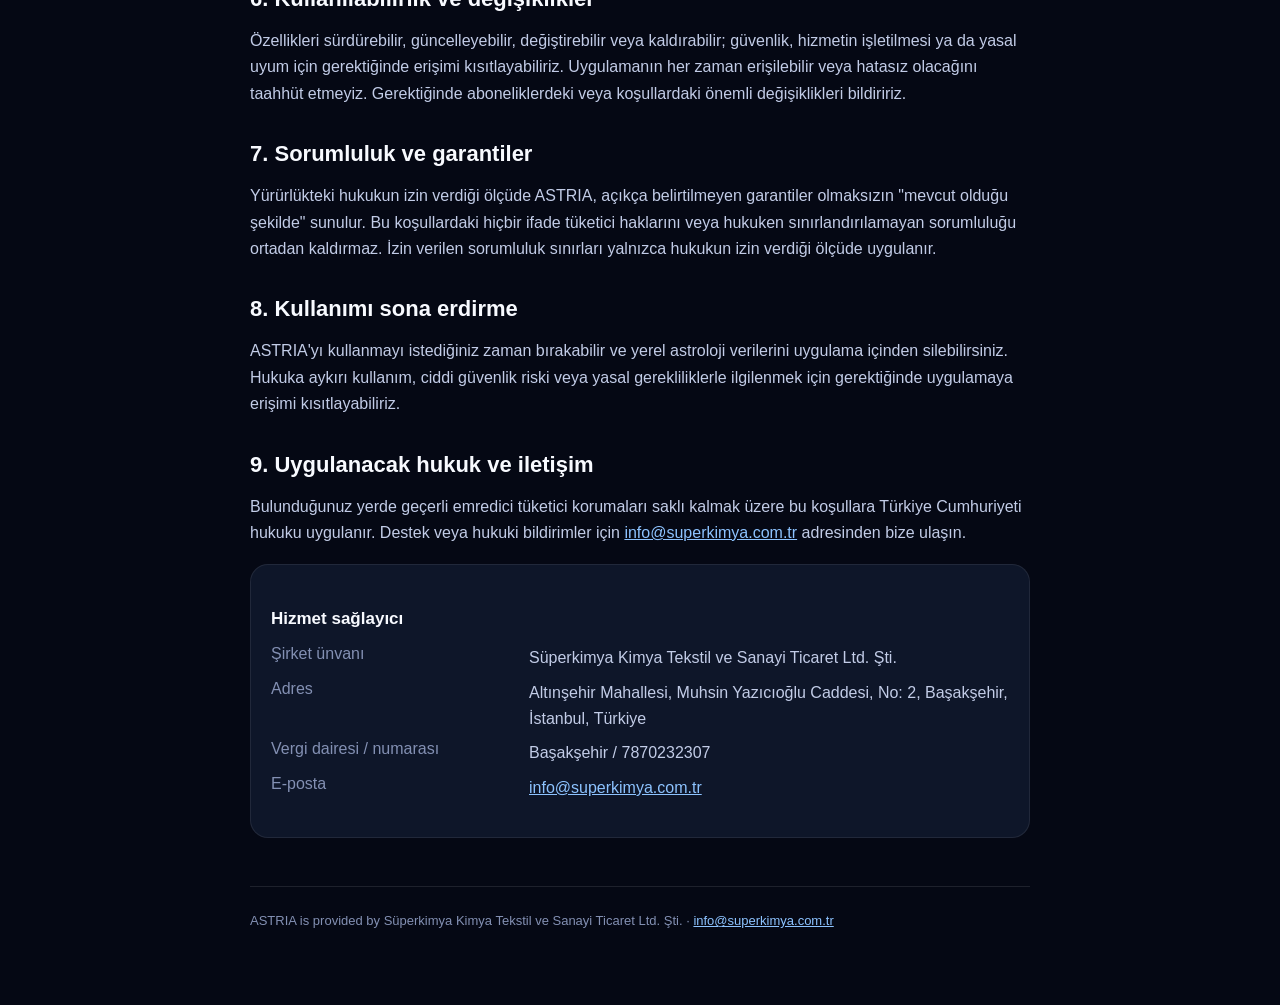
<file: terms.html>
<!doctype html>
<html lang="en">
<head>
  <meta charset="utf-8">
  <meta name="viewport" content="width=device-width, initial-scale=1">
  <meta name="color-scheme" content="dark">
  <meta name="description" content="ASTRIA terms of use for iOS and Android.">
  <title>Terms of Use / Kullanım Koşulları - ASTRIA</title>
  <link rel="stylesheet" href="./site.css">
</head>
<body>
  <main>
    <nav aria-label="Legal navigation">
      <a class="brand" href="./">ASTRIA</a>
      <a href="./privacy.html">Privacy</a>
      <a href="./terms.html">Terms</a>
      <a href="./support.html">Support</a>
    </nav>
    <h1>Terms of Use</h1>
    <p class="meta">Effective date: 24 September 2026</p>
    <h2>1. About these terms</h2>
    <p>These terms govern your use of ASTRIA, provided by Süperkimya Kimya Tekstil ve Sanayi Ticaret Ltd. Şti. ("Süperkimya", "we", "us"). By using ASTRIA, you agree to these terms and the <a href="./privacy.html">Privacy Policy</a>. You must meet the minimum age and legal-capacity requirements that apply where you live.</p>
    <h2>2. What ASTRIA provides</h2>
    <p>ASTRIA provides astrology calculations, chart information, interpretations and reflective prompts for personal interest and entertainment. It does not provide medical, mental-health, legal, financial, investment or other professional advice, and it does not guarantee that an interpretation predicts an event or outcome. Do not rely on ASTRIA as the sole basis for an important decision.</p>
    <h2>3. Device data and acceptable use</h2>
    <p>The current version does not provide user accounts. Astrology profiles and related data are stored locally on your device. You are responsible for protecting access to your device and for any information you choose to export or share. Do not use ASTRIA unlawfully, interfere with its security or operation, infringe another person's rights, or copy, redistribute or resell app content except as allowed by law or with our permission.</p>
    <h2>4. Plus and Pro subscriptions</h2>
    <p>ASTRIA may offer auto-renewing Plus and Pro subscriptions through Apple App Store and Google Play. The applicable store purchase screen displays the available plan, price, billing period and any trial or introductory offer before you confirm. The store charges your account and manages payment details, renewals, cancellation and refund requests. A subscription renews automatically unless you cancel it through the relevant store before the current period ends. Cancellation normally stops a future renewal; access generally remains available until the paid period expires, subject to store terms and applicable law. You can manage or cancel an Apple subscription in your Apple Account settings and a Google Play subscription in Google Play. Deleting local app data does not cancel a subscription. Store rules and mandatory consumer rights apply.</p>
    <h2>5. Intellectual property</h2>
    <p>ASTRIA's original app software, design, name and editorial content are owned by Süperkimya or its licensors and are licensed for your personal, non-commercial use. These terms do not transfer ownership to you. Third-party and open-source components remain subject to their own licenses.</p>
    <h2>6. Availability and changes</h2>
    <p>We may maintain, update, change or discontinue features and may restrict access when reasonably needed for security, service operation or legal compliance. We do not promise that the app will always be available or error-free. Where required, we will communicate material changes to subscriptions or these terms.</p>
    <h2>7. Disclaimers and liability</h2>
    <p>To the extent permitted by applicable law, ASTRIA is provided on an "as available" basis, without warranties that are not expressly stated. Nothing in these terms removes consumer rights or liability that cannot legally be excluded. Any permitted limitation of liability applies only to the extent allowed by law.</p>
    <h2>8. Ending use</h2>
    <p>You may stop using ASTRIA at any time and delete local astrology data through the app. We may restrict access to the app where necessary to address unlawful use, serious security risks or legal requirements.</p>
    <h2>9. Applicable law and contact</h2>
    <p>These terms are governed by the laws of the Republic of Türkiye, subject to mandatory consumer protections that apply to you. Contact us at <a href="mailto:info@superkimya.com.tr">info@superkimya.com.tr</a> for support or legal notices.</p>
    <div class="card">
      <h3>Provider</h3>
      <dl class="company">
        <dt>Legal name</dt><dd>Süperkimya Kimya Tekstil ve Sanayi Ticaret Ltd. Şti.</dd>
        <dt>Address</dt><dd>Altınşehir Mahallesi, Muhsin Yazıcıoğlu Caddesi, No: 2, Başakşehir, İstanbul, Türkiye</dd>
        <dt>Tax office / number</dt><dd>Başakşehir / 7870232307</dd>
        <dt>Email</dt><dd><a href="mailto:info@superkimya.com.tr">info@superkimya.com.tr</a></dd>
      </dl>
    </div>

    <section class="language" lang="tr">
      <h1>Kullanım Koşulları</h1>
      <p class="meta">Yürürlük tarihi: 24 Eylül 2026</p>
      <h2>1. Bu koşullar hakkında</h2>
      <p>Bu koşullar, Süperkimya Kimya Tekstil ve Sanayi Ticaret Ltd. Şti. ("Süperkimya", "biz") tarafından sunulan ASTRIA'nın kullanımını düzenler. ASTRIA'yı kullanarak bu koşulları ve <a href="./privacy.html">Gizlilik Politikası</a>'nı kabul edersiniz. Bulunduğunuz yerde geçerli asgari yaş ve hukuki ehliyet koşullarını karşılamalısınız.</p>
      <h2>2. ASTRIA ne sunar?</h2>
      <p>ASTRIA kişisel ilgi ve eğlence amacıyla astroloji hesaplamaları, harita bilgileri, yorumlar ve düşünme önerileri sunar. Tıbbi, ruh sağlığı, hukuki, mali, yatırım veya başka bir uzmanlık hizmeti değildir; yorumların bir olayı veya sonucu öngördüğünü garanti etmez. Önemli kararların tek dayanağı olarak ASTRIA'ya güvenmeyin.</p>
      <h2>3. Cihaz verileri ve kabul edilebilir kullanım</h2>
      <p>Mevcut sürümde kullanıcı hesabı özelliği yoktur. Astroloji profilleri ve ilişkili veriler cihazınızda yerel olarak saklanır. Cihazınıza erişimi korumak ve dışa aktarmayı ya da paylaşmayı seçtiğiniz bilgilerden sorumlu olmak size aittir. ASTRIA'yı hukuka aykırı kullanmayın; güvenliğine veya çalışmasına müdahale etmeyin; başkalarının haklarını ihlal etmeyin; kanunun izin verdiği veya bizim onayladığımız durumlar dışında uygulama içeriğini kopyalamayın, dağıtmayın ya da yeniden satmayın.</p>
      <h2>4. Plus ve Pro abonelikleri</h2>
      <p>ASTRIA, Apple App Store ve Google Play üzerinden otomatik yenilenen Plus ve Pro abonelikleri sunabilir. Onaydan önce ilgili mağazanın satın alma ekranında plan, fiyat, faturalandırma dönemi ve varsa deneme ya da başlangıç teklifi gösterilir. Ödeme hesabınızı ilgili mağaza ücretlendirir; ödeme bilgilerini, yenilemeyi, iptali ve iade taleplerini mağaza yönetir. Abonelik, geçerli dönem sona ermeden ilgili mağazadan iptal edilmedikçe otomatik yenilenir. İptal genellikle sonraki yenilemeyi durdurur; mağaza koşulları ve yürürlükteki hukuk saklı kalmak üzere ücretli dönem bitene kadar erişim devam eder. Apple aboneliklerini Apple Hesabı ayarlarından, Google Play aboneliklerini Google Play'den yönetebilir veya iptal edebilirsiniz. Uygulamadaki yerel verileri silmek aboneliği iptal etmez. Mağaza kuralları ve emredici tüketici hakları geçerlidir.</p>
      <h2>5. Fikrî mülkiyet</h2>
      <p>ASTRIA'nın özgün uygulama yazılımı, tasarımı, adı ve editoryal içeriği Süperkimya'ya veya lisans verenlerine aittir ve kişisel, ticari olmayan kullanımınız için lisanslanır. Bu koşullar mülkiyeti size devretmez. Üçüncü taraf ve açık kaynak bileşenler kendi lisanslarına tabidir.</p>
      <h2>6. Kullanılabilirlik ve değişiklikler</h2>
      <p>Özellikleri sürdürebilir, güncelleyebilir, değiştirebilir veya kaldırabilir; güvenlik, hizmetin işletilmesi ya da yasal uyum için gerektiğinde erişimi kısıtlayabiliriz. Uygulamanın her zaman erişilebilir veya hatasız olacağını taahhüt etmeyiz. Gerektiğinde aboneliklerdeki veya koşullardaki önemli değişiklikleri bildiririz.</p>
      <h2>7. Sorumluluk ve garantiler</h2>
      <p>Yürürlükteki hukukun izin verdiği ölçüde ASTRIA, açıkça belirtilmeyen garantiler olmaksızın "mevcut olduğu şekilde" sunulur. Bu koşullardaki hiçbir ifade tüketici haklarını veya hukuken sınırlandırılamayan sorumluluğu ortadan kaldırmaz. İzin verilen sorumluluk sınırları yalnızca hukukun izin verdiği ölçüde uygulanır.</p>
      <h2>8. Kullanımı sona erdirme</h2>
      <p>ASTRIA'yı kullanmayı istediğiniz zaman bırakabilir ve yerel astroloji verilerini uygulama içinden silebilirsiniz. Hukuka aykırı kullanım, ciddi güvenlik riski veya yasal gerekliliklerle ilgilenmek için gerektiğinde uygulamaya erişimi kısıtlayabiliriz.</p>
      <h2>9. Uygulanacak hukuk ve iletişim</h2>
      <p>Bulunduğunuz yerde geçerli emredici tüketici korumaları saklı kalmak üzere bu koşullara Türkiye Cumhuriyeti hukuku uygulanır. Destek veya hukuki bildirimler için <a href="mailto:info@superkimya.com.tr">info@superkimya.com.tr</a> adresinden bize ulaşın.</p>
      <div class="card">
        <h3>Hizmet sağlayıcı</h3>
        <dl class="company">
          <dt>Şirket ünvanı</dt><dd>Süperkimya Kimya Tekstil ve Sanayi Ticaret Ltd. Şti.</dd>
          <dt>Adres</dt><dd>Altınşehir Mahallesi, Muhsin Yazıcıoğlu Caddesi, No: 2, Başakşehir, İstanbul, Türkiye</dd>
          <dt>Vergi dairesi / numarası</dt><dd>Başakşehir / 7870232307</dd>
          <dt>E-posta</dt><dd><a href="mailto:info@superkimya.com.tr">info@superkimya.com.tr</a></dd>
        </dl>
      </div>
    </section>
    <footer>ASTRIA is provided by Süperkimya Kimya Tekstil ve Sanayi Ticaret Ltd. Şti. · <a href="mailto:info@superkimya.com.tr">info@superkimya.com.tr</a></footer>
  </main>
</body>
</html>
</file>
<file: site.css>
:root {
  color-scheme: dark;
  font-family: -apple-system, BlinkMacSystemFont, "Segoe UI", sans-serif;
  background: #050814;
  color: #f8faff;
}
* { box-sizing: border-box; }
body { margin: 0; background: radial-gradient(circle at top, #17133d 0, #050814 38rem); }
main { width: min(780px, calc(100% - 32px)); margin: 0 auto; padding: 40px 0 72px; }
nav { display: flex; flex-wrap: wrap; gap: 14px; margin: 0 0 40px; }
nav a, a { color: #8dc3ff; }
.brand { color: #57a6ff; font-size: 13px; font-weight: 700; letter-spacing: .16em; text-decoration: none; }
h1 { font-family: Georgia, serif; font-size: clamp(32px, 7vw, 52px); line-height: 1.05; margin: 0 0 12px; }
h2 { font-size: 22px; margin: 34px 0 12px; }
h3 { font-size: 17px; margin: 24px 0 8px; }
p, li, dd { color: #c2cce7; font-size: 16px; line-height: 1.65; }
ul, ol { padding-left: 22px; }
.meta { color: #8390b3; margin: 0 0 28px; }
.language { border-top: 1px solid rgba(255,255,255,.1); margin-top: 48px; padding-top: 38px; }
.card { background: rgba(18,26,47,.82); border: 1px solid rgba(255,255,255,.08); border-radius: 18px; padding: 20px; margin: 18px 0; }
.company { display: grid; grid-template-columns: minmax(130px, 1fr) 2fr; gap: 8px 18px; }
.company dt { color: #8390b3; }
.company dd { margin: 0; }
.link-list { display: flex; flex-wrap: wrap; gap: 12px 20px; }
footer { border-top: 1px solid rgba(255,255,255,.1); color: #8390b3; font-size: 13px; margin-top: 48px; padding-top: 22px; line-height: 1.8; }
@media (max-width: 520px) {
  .company { grid-template-columns: 1fr; gap: 2px; }
  .company dd { margin-bottom: 10px; }
}
</file>
